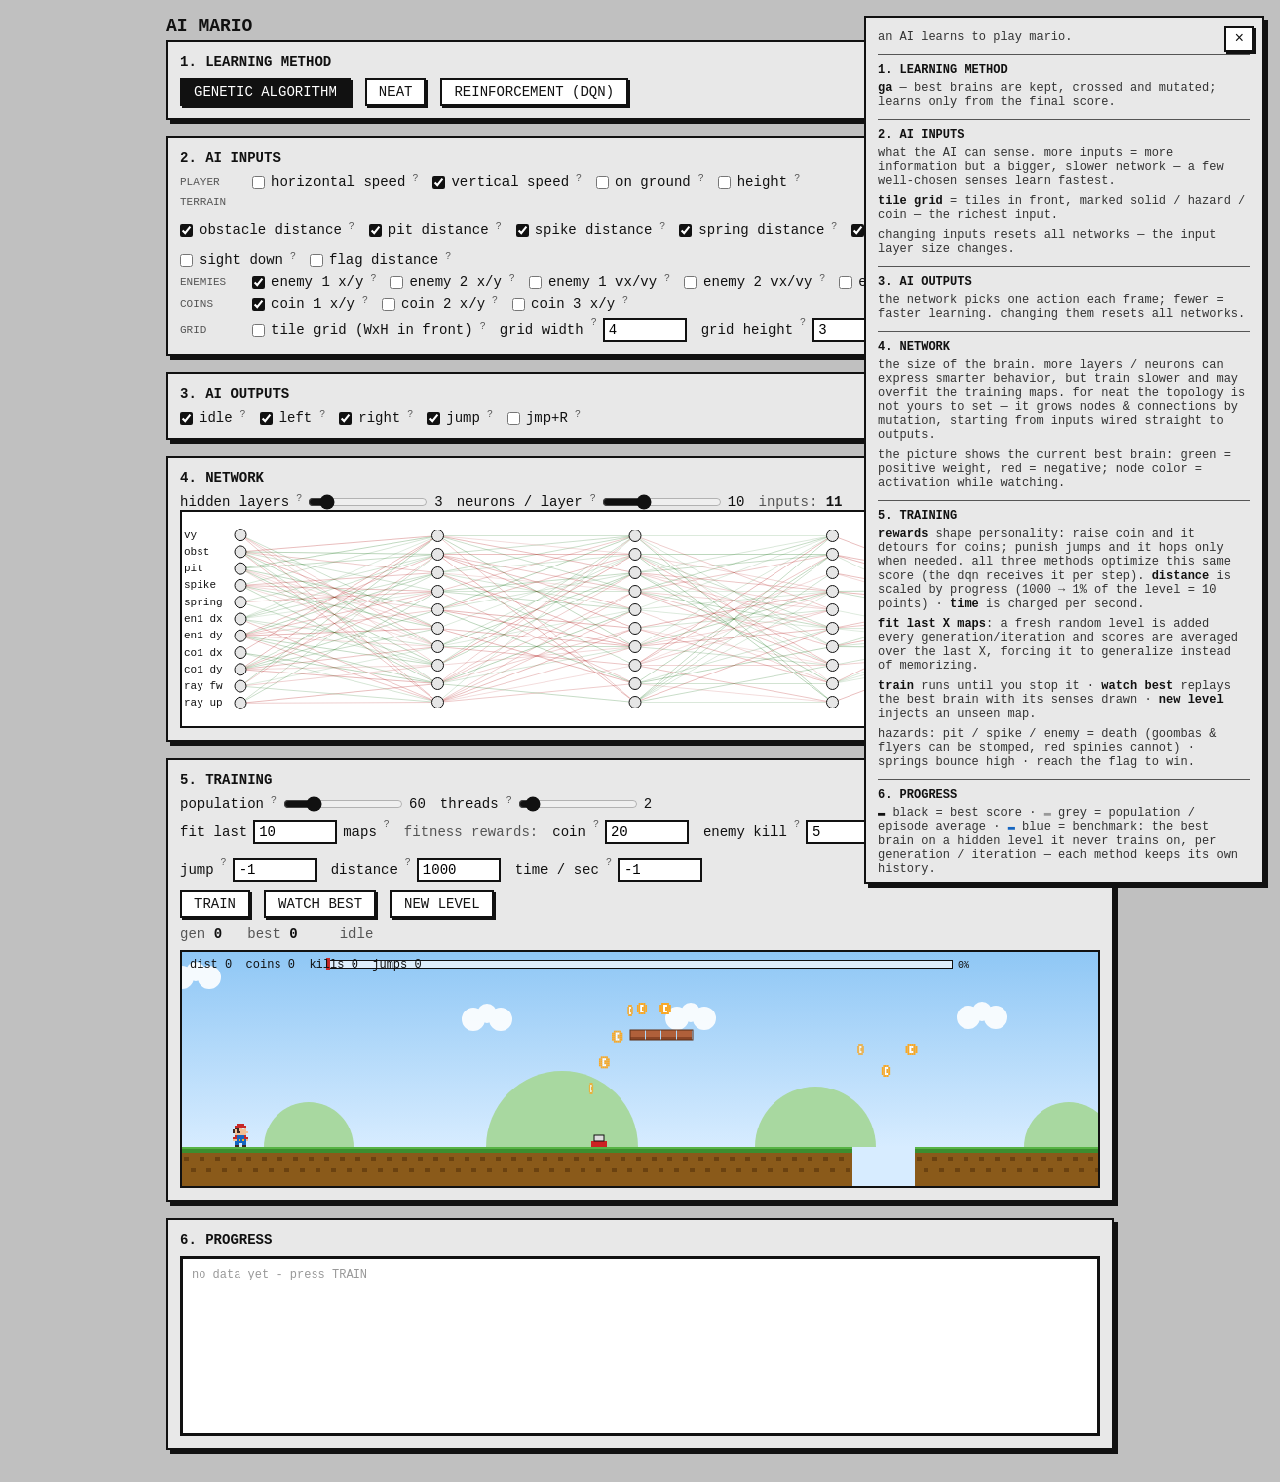
<file: index.html>
<!DOCTYPE html>
<html lang="en">

<head>
  <meta charset="utf-8">
  <meta name="viewport" content="width=device-width, initial-scale=1">
  <title>ai-mario</title>
  <link rel="stylesheet" href="style.css">
</head>

<body>
  <h1>AI MARIO</h1>
  <button id="helpOpen" class="help-open help-hidden">? HELP</button>

  <aside id="helpPanel" class="help-panel">
    <button id="helpClose" class="help-close" title="close">&times;</button>
    <div class="help-section" id="helpIntro">
      <p>an AI learns to play mario.</p>
    </div>
    <div class="help-section" data-help-for="panelMethod">
      <h3>1. learning method</h3>
      <div class="help-method" data-help-algo="ga">
        <p><b>ga</b> &mdash; best brains are kept, crossed and mutated; learns only from the final score.</p>
      </div>
      <div class="help-method" data-help-algo="neat">
        <p><b>neat</b> &mdash; the <i>wiring</i> evolves too: minimal brains grow neurons &amp; connections.</p>
      </div>
      <div class="help-method" data-help-algo="rl">
        <p><b>dqn</b> &mdash; one brain learns <i>while</i> playing; &epsilon; = how randomly it acts.</p>
      </div>
    </div>
    <div class="help-section" data-help-for="panelInputs">
      <h3>2. ai inputs</h3>
      <p>what the AI can sense. more inputs = more information but a bigger, slower network &mdash; a few well-chosen senses learn fastest.</p>
      <p><b>tile grid</b> = tiles in front, marked solid / hazard / coin &mdash; the richest input.</p>
      <p>changing inputs resets all networks &mdash; the input layer size changes.</p>
    </div>
    <div class="help-section" data-help-for="panelOutputs">
      <h3>3. ai outputs</h3>
      <p>the network picks one action each frame; fewer = faster learning. changing them resets all networks.</p>
    </div>
    <div class="help-section" data-help-for="panelNetwork">
      <h3>4. network</h3>
      <p>the size of the brain. more layers / neurons can express smarter behavior, but train slower and may overfit the training maps. for neat the topology is not yours to set &mdash; it grows nodes &amp; connections by mutation, starting
        from inputs wired straight to outputs.</p>
      <p>the picture shows the current best brain: green = positive weight, red = negative; node color = activation while watching.</p>
    </div>
    <div class="help-section" data-help-for="panelTraining">
      <h3>5. training</h3>
      <p><b>rewards</b> shape personality: raise coin and it detours for coins; punish jumps and it hops only when needed. all three methods optimize this same score (the dqn receives it per step). <b>distance</b> is scaled by progress
        (1000 &rarr; 1% of the level = 10 points) &middot; <b>time</b> is charged per second.</p>
      <p><b>fit last X maps</b>: a fresh random level is added every generation/iteration and scores are averaged over the last X, forcing it to generalize instead of memorizing.</p>
      <p class="help-method" data-help-algo="neat">the species compatibility threshold self-adjusts to hold roughly the target number of species.</p>
      <p class="help-method" data-help-algo="rl">episodes rotate through the last X maps while the agent learns from per-step rewards with &epsilon;-greedy exploration (&epsilon; shown in the stats decays as it learns).</p>
      <p><b>train</b> runs until you stop it &middot; <b>watch best</b> replays the best brain with its senses drawn &middot; <b>new level</b> injects an unseen map.</p>
      <p>hazards: pit / spike / enemy = death (goombas &amp; flyers can be stomped, red spinies cannot) &middot; springs bounce high &middot; reach the flag to win.</p>
    </div>
    <div class="help-section" data-help-for="panelProgress">
      <h3>6. progress</h3>
      <p><i style="color:#111">&#9644;</i> black = best score &middot; <i style="color:#999">&#9644;</i> grey = population / episode average &middot; <i style="color:#1565c0">&#9644;</i> blue = benchmark: the best brain on a hidden level it
        never trains on, per generation / iteration &mdash; each method keeps its own history.</p>
      <p>if black climbs but blue doesn&rsquo;t, it is memorizing, not learning.</p>
    </div>
  </aside>

  <div class="panel" id="panelMethod">
    <h2>1. learning method</h2>
    <div class="row">
      <button id="algo_ga" class="algo-button active">GENETIC ALGORITHM</button>
      <button id="algo_neat" class="algo-button">NEAT</button>
      <button id="algo_rl" class="algo-button">REINFORCEMENT (DQN)</button>
    </div>
  </div>

  <div class="panel" id="panelInputs">
    <h2>2. ai inputs</h2>
    <div class="row input-row"><span class="input-group-label">player</span><span id="inputGroup_player" class="row"></span></div>
    <div class="row input-row"><span class="input-group-label">terrain</span><span id="inputGroup_terrain" class="row"></span></div>
    <div class="row input-row"><span class="input-group-label">enemies</span><span id="inputGroup_enemies" class="row"></span></div>
    <div class="row input-row"><span class="input-group-label">coins</span><span id="inputGroup_coins" class="row"></span></div>
    <div class="row input-row">
      <span class="input-group-label">grid</span>
      <span id="inputGroup_grid" class="row"></span>
      <label>grid width<sup class="tip" data-tip="how many tile columns ahead of the player the tile grid senses">?</sup> <input id="gridWidth" type="number" min="1" max="8" value="4"></label>
      <label>grid height<sup class="tip" data-tip="how many tile rows above the ground the tile grid senses">?</sup> <input id="gridHeight" type="number" min="1" max="6" value="3"></label>
    </div>
  </div>

  <div class="panel" id="panelOutputs">
    <h2>3. ai outputs</h2>
    <div id="outputList" class="row"></div>
  </div>

  <div class="panel" id="panelNetwork">
    <h2>4. network</h2>
    <div class="row">
      <span class="row" data-algo="ga rl">
        <label>hidden layers<sup class="tip" data-tip="depth of the brain &mdash; more layers can learn more complex tricks but train slower and need more data">?</sup> <input id="hiddenLayers" type="range" min="1" max="20" value="3"> <span
            id="hiddenLayersValue">3</span></label>
        <label>neurons / layer<sup class="tip" data-tip="width of the brain &mdash; neurons in each hidden layer. bigger = more capacity, slower to run and train">?</sup> <input id="layerSize" type="range" min="5" max="20" value="10"> <span
            id="layerSizeValue">10</span></label>
      </span>
      <span class="stats">inputs: <b id="inputCount">?</b> &nbsp; outputs: <b id="outputCount">?</b> &nbsp; <span id="weightLabel">weights</span>: <b id="weightCount">?</b></span>
    </div>
    <canvas id="networkCanvas" width="940" height="220"></canvas>
  </div>

  <div class="panel" id="panelTraining">
    <h2>5. training</h2>
    <div class="row" style="margin-bottom:8px" data-algo="ga neat">
      <label>population<sup class="tip" data-tip="how many brains compete each generation &mdash; more = broader search per generation, but each generation takes longer">?</sup> <input id="populationSize" type="range" min="20" max="200"
          value="60"> <span id="populationSizeValue">60</span></label>
      <label>threads<sup class="tip" data-tip="cpu workers evaluating brains in parallel &mdash; more = faster generations (up to your core count)">?</sup> <input id="threadCount" type="range" min="1" max="16" value="4"> <span
          id="threadCountValue">4</span></label>
    </div>
    <div class="row" style="margin-bottom:8px" data-algo="neat">
      <label>species target<sup class="tip" data-tip="how many species to aim for &mdash; species group similar brains so new topology ideas get time to mature instead of being outcompeted instantly">?</sup> <input id="speciesTarget"
          type="number" min="1" max="20" value="8"></label>
    </div>
    <div class="row" style="margin-bottom:8px" data-algo="rl">
      <label>learning rate<sup class="tip" data-tip="size of each weight update &mdash; too high and learning explodes, too low and it crawls">?</sup> <input id="rlLearningRate" type="number" step="0.0005" value="0.001"></label>
      <label>discount &gamma;<sup class="tip" data-tip="how much future reward matters vs the immediate one &mdash; closer to 1 = far-sighted (plans ahead), lower = greedy">?</sup> <input id="rlGamma" type="number" step="0.01"
          value="0.99"></label>
      <label>&epsilon; decay<sup class="tip" data-tip="after every episode the exploration rate &epsilon; is multiplied by this &mdash; closer to 1 = keeps trying random actions for longer before trusting itself">?</sup> <input
          id="rlEpsilonDecay" type="number" step="0.001" value="0.99"></label>
      <label>batch<sup class="tip" data-tip="how many remembered moments are replayed per learning update &mdash; bigger = smoother but slower updates">?</sup> <input id="rlBatchSize" type="number" step="16" value="128"></label>
      <label>episodes / iter<sup class="tip" data-tip="episodes played between chart points and benchmark runs &mdash; purely how often progress is reported">?</sup> <input id="rlEpisodes" type="number" min="1" max="20" value="3"></label>
    </div>
    <div class="row" style="margin-bottom:8px">
      <label>fit last <input id="mapWindow" type="number" min="1" max="50" value="10"> maps<sup class="tip"
          data-tip="scores are averaged over this many recent maps &mdash; more maps = must generalize better, but each evaluation takes longer">?</sup></label>
      <span class="stats">fitness rewards:</span>
      <label>coin<sup class="tip" data-tip="points per coin collected &mdash; raise it and the AI starts detouring for coins">?</sup> <input id="rewardCoin" type="number" step="1" value="20"></label>
      <label>enemy kill<sup class="tip" data-tip="points for stomping an enemy &mdash; raise it to encourage hunting instead of avoiding">?</sup> <input id="rewardKill" type="number" step="1" value="5"></label>
      <label>death<sup class="tip" data-tip="penalty for dying to a hazard &mdash; more negative = more cautious play">?</sup> <input id="rewardDeath" type="number" step="10" value="-10"></label>
      <label>jump<sup class="tip" data-tip="points per jump &mdash; negative discourages pointless hopping, positive makes it bouncy">?</sup> <input id="rewardJump" type="number" step="1" value="-1"></label>
      <label>distance<sup class="tip" data-tip="points for progress toward the flag, scaled by how far it got &mdash; the main drive to move right">?</sup> <input id="rewardDistance" type="number" step="100" value="1000"></label>
      <label>time / sec<sup class="tip" data-tip="points per second spent &mdash; negative rewards finishing fast, dawdling gets expensive">?</sup> <input id="rewardTime" type="number" step="0.1" value="-1"></label>
    </div>
    <div class="row" style="margin-bottom:8px">
      <button id="buttonTrain">TRAIN</button>
      <button id="buttonWatch">WATCH BEST</button>
      <button id="buttonLevel">NEW LEVEL</button>
    </div>
    <p class="stats" style="margin-bottom:8px"><span id="genLabel">gen</span> <b id="generationValue">0</b> &nbsp; best <b id="bestValue">0</b> &nbsp; <span id="algoStats"></span> &nbsp; <span id="modeValue">idle</span></p>
    <canvas id="gameCanvas" width="940" height="240"></canvas>
  </div>

  <div class="panel" id="panelProgress">
    <h2>6. progress</h2>
    <canvas id="chartCanvas" width="940" height="180"></canvas>
  </div>

  <script src="js/neuralNetwork.js"></script>
  <script src="js/simulation.js"></script>
  <script src="js/level.js"></script>
  <script src="js/genetics.js"></script>
  <script src="js/neat.js"></script>
  <script src="js/rl.js"></script>
  <script src="js/trainer.js"></script>
  <script src="js/rendering.js"></script>
  <script src="js/main.js"></script>
</body>

</html>
</file>
<file: style.css>
:root {
  --bg: #c0c0c0;
  --panel: #e8e8e8;
  --ink: #111;
  --dim: #555;
}

* { box-sizing: border-box; margin: 0; padding: 0; }

body {
  background: var(--bg);
  color: var(--ink);
  font-family: "Courier New", monospace;
  font-size: 14px;
  padding: 16px;
  max-width: 980px;
  margin: 0 auto;
}

h1 { font-size: 18px; margin-bottom: 4px; }
h2 { font-size: 14px; margin-bottom: 8px; text-transform: uppercase; }

.sub { color: var(--dim); margin-bottom: 16px; }

.panel {
  background: var(--panel);
  border: 2px solid var(--ink);
  padding: 12px;
  margin-bottom: 16px;
  box-shadow: 4px 4px 0 var(--ink);
}

.row { display: flex; gap: 14px; flex-wrap: wrap; align-items: center; }

.input-row { margin-bottom: 6px; }
.input-row:last-of-type { margin-bottom: 0; }
.input-group-label {
  color: var(--dim);
  font-size: 11px;
  text-transform: uppercase;
  width: 58px;
  flex-shrink: 0;
}

label { display: inline-flex; align-items: center; gap: 6px; white-space: nowrap; }

input[type=range] { width: 120px; accent-color: var(--ink); }
input[type=number] {
  width: 84px;
  font-family: inherit;
  font-size: 14px;
  border: 2px solid var(--ink);
  padding: 2px 4px;
  background: #fff;
}
input[type=checkbox] { accent-color: var(--ink); }

button {
  font-family: inherit;
  font-size: 14px;
  cursor: pointer;
  background: #fff;
  color: var(--ink);
  border: 2px solid var(--ink);
  padding: 4px 12px;
  box-shadow: 2px 2px 0 var(--ink);
}
button:active { transform: translate(2px, 2px); box-shadow: none; }
button:disabled { color: #999; border-color: #999; box-shadow: 2px 2px 0 #999; cursor: default; }

canvas {
  display: block;
  background: #fff;
  border: 2px solid var(--ink);
  image-rendering: pixelated;
  max-width: 100%;
}

.algo-button.active { background: var(--ink); color: #fff; }

.algo-hidden { display: none !important; }

.tip {
  position: relative;
  cursor: help;
  color: var(--dim);
  font-size: 10px;
  line-height: 1;
  margin-left: 1px;
  align-self: flex-start;
}
.tip:hover { color: var(--ink); }
.tip::after {
  content: attr(data-tip);
  position: absolute;
  bottom: calc(100% + 6px);
  left: 50%;
  transform: translateX(-50%);
  width: 230px;
  background: #fff;
  color: var(--ink);
  border: 2px solid var(--ink);
  box-shadow: 3px 3px 0 var(--ink);
  padding: 6px 8px;
  font-size: 11px;
  font-weight: normal;
  line-height: 1.35;
  white-space: normal;
  display: none;
  z-index: 20;
}
.tip:hover::after { display: block; }

/* narrow screens: overlay pinned to the right edge; wide screens get
   .help-docked (positioned by JS next to the content, sections aligned
   with their panels) */
.help-panel {
  position: fixed;
  top: 16px;
  right: 16px;
  bottom: 16px;
  width: 400px;
  overflow-y: auto;
  background: var(--panel);
  border: 2px solid var(--ink);
  box-shadow: 4px 4px 0 var(--ink);
  padding: 12px;
  font-size: 12px;
  z-index: 10;
}
.help-panel.help-docked {
  position: absolute;
  right: auto;
  bottom: auto;
  overflow: visible;
  padding: 0;
}
.help-docked .help-section {
  position: absolute;
  left: 10px;
  right: 10px;
  overflow-y: auto;
}
.help-panel h2 { margin-bottom: 6px; padding-right: 24px; }
.help-panel h3 { font-size: 12px; text-transform: uppercase; margin: 10px 0 4px; }
.help-docked .help-section h3 { margin-top: 0; }
.help-panel .help-section + .help-section h3 { border-top: 1px solid var(--dim); padding-top: 8px; }
.help-docked .help-section + .help-section h3 { border-top: none; padding-top: 0; }
.help-docked .help-section p:last-child,
.help-docked .help-method p { margin-bottom: 0; }
.help-panel p { margin-bottom: 6px; color: #333; }
.help-panel b { color: var(--ink); }
.help-panel i { color: var(--dim); }

.help-method { display: none; }
.help-method.help-active { display: block; }

.help-close {
  position: absolute;
  top: 8px;
  right: 8px;
  padding: 0 8px;
  font-size: 16px;
  line-height: 22px;
  z-index: 11;
}

.help-open {
  position: fixed;
  top: 16px;
  right: 16px;
  z-index: 10;
}

.help-hidden { display: none !important; }

.stats { color: var(--dim); }
.stats b { color: var(--ink); }

.legend { color: var(--dim); font-size: 12px; margin-top: 6px; }
.legend i { font-style: normal; padding: 0 3px; }
</file>
